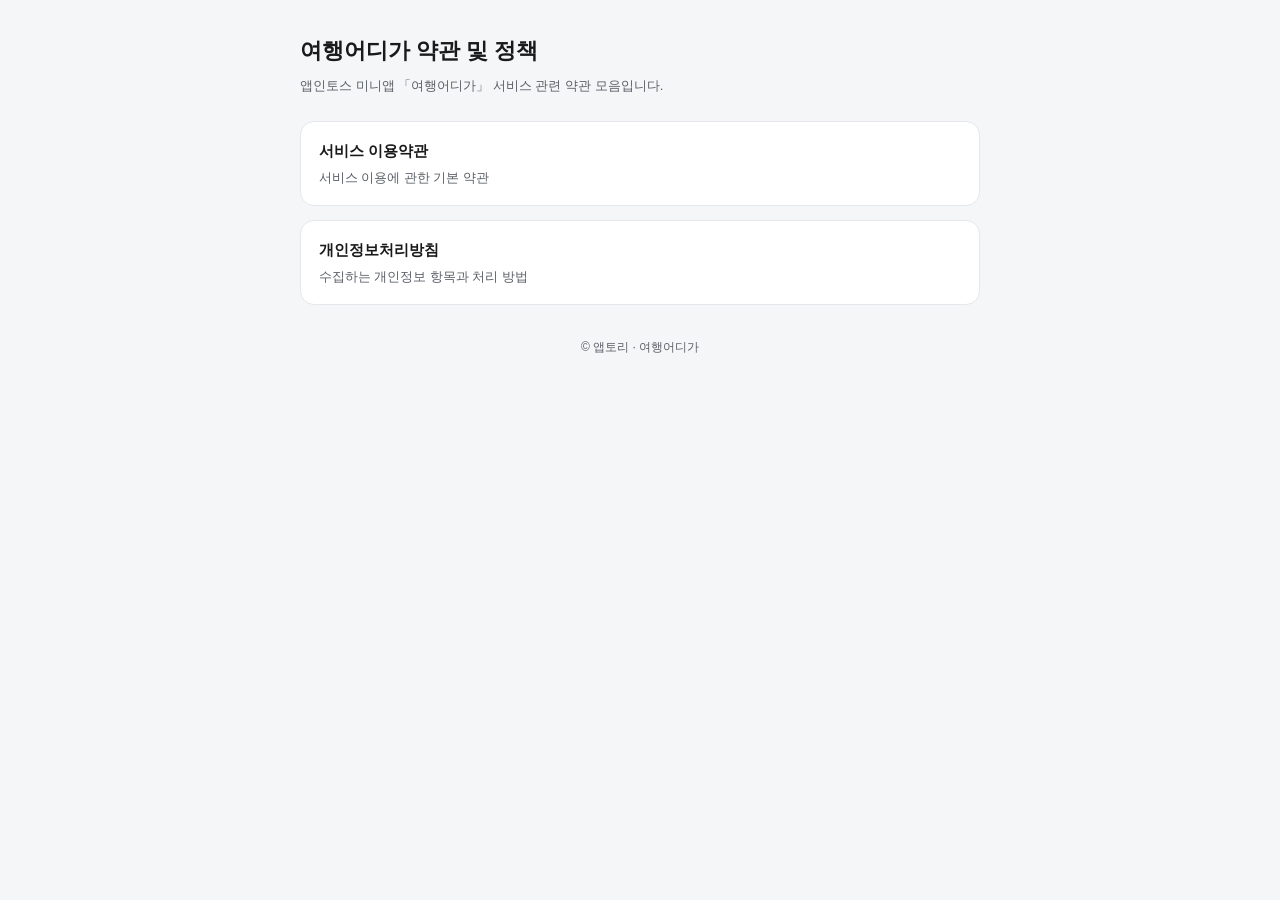
<file: index.html>
<!DOCTYPE html>
<html lang="ko">
<head>
<meta charset="UTF-8">
<meta name="viewport" content="width=device-width, initial-scale=1.0">
<title>여행어디가 - 약관 및 정책</title>
<link rel="stylesheet" href="style.css">
</head>
<body>
<div class="wrap">
  <header class="top">
    <h1>여행어디가 약관 및 정책</h1>
    <div class="meta">앱인토스 미니앱 「여행어디가」 서비스 관련 약관 모음입니다.</div>
  </header>

  <main>
    <ul class="doc-list">
      <li><a href="terms.html">서비스 이용약관<span>서비스 이용에 관한 기본 약관</span></a></li>
      <li><a href="privacy.html">개인정보처리방침<span>수집하는 개인정보 항목과 처리 방법</span></a></li>
    </ul>
  </main>

  <footer class="bottom">© 앱토리 · 여행어디가</footer>
</div>
</body>
</html>
</file>
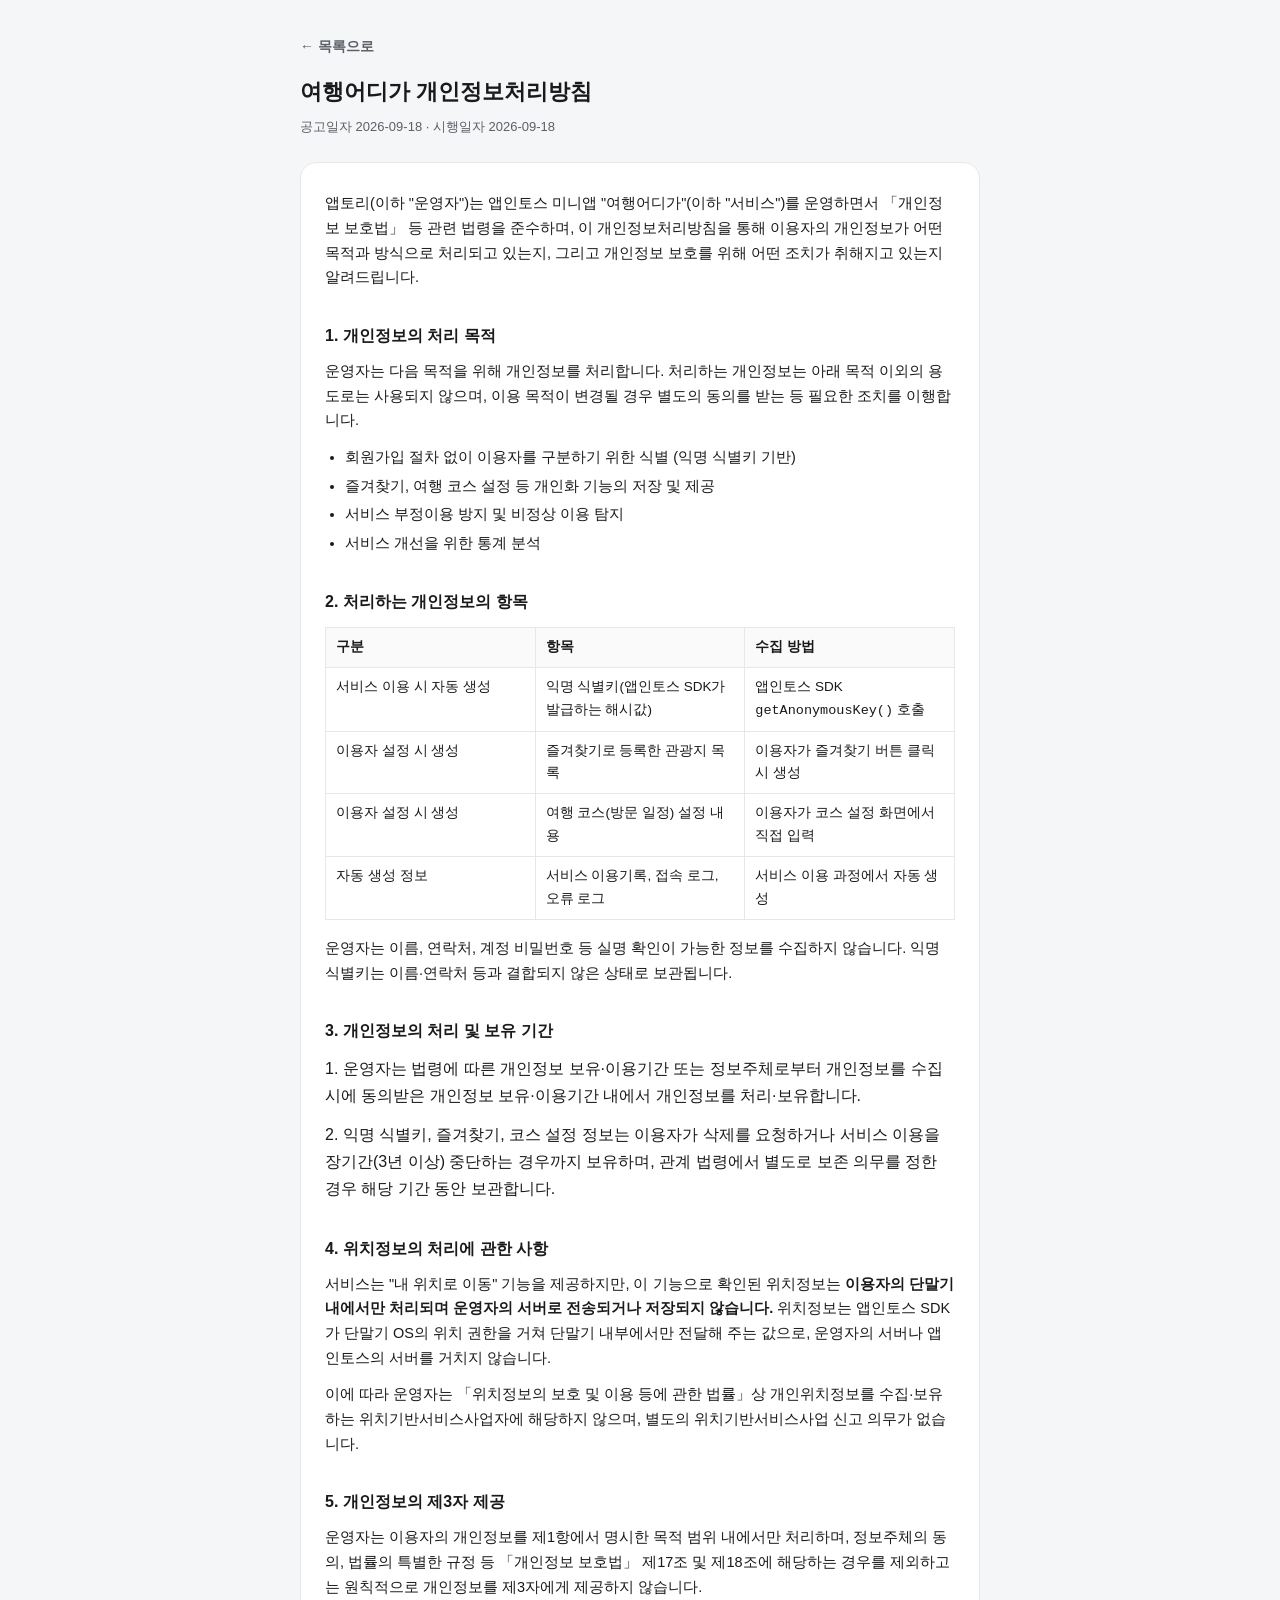
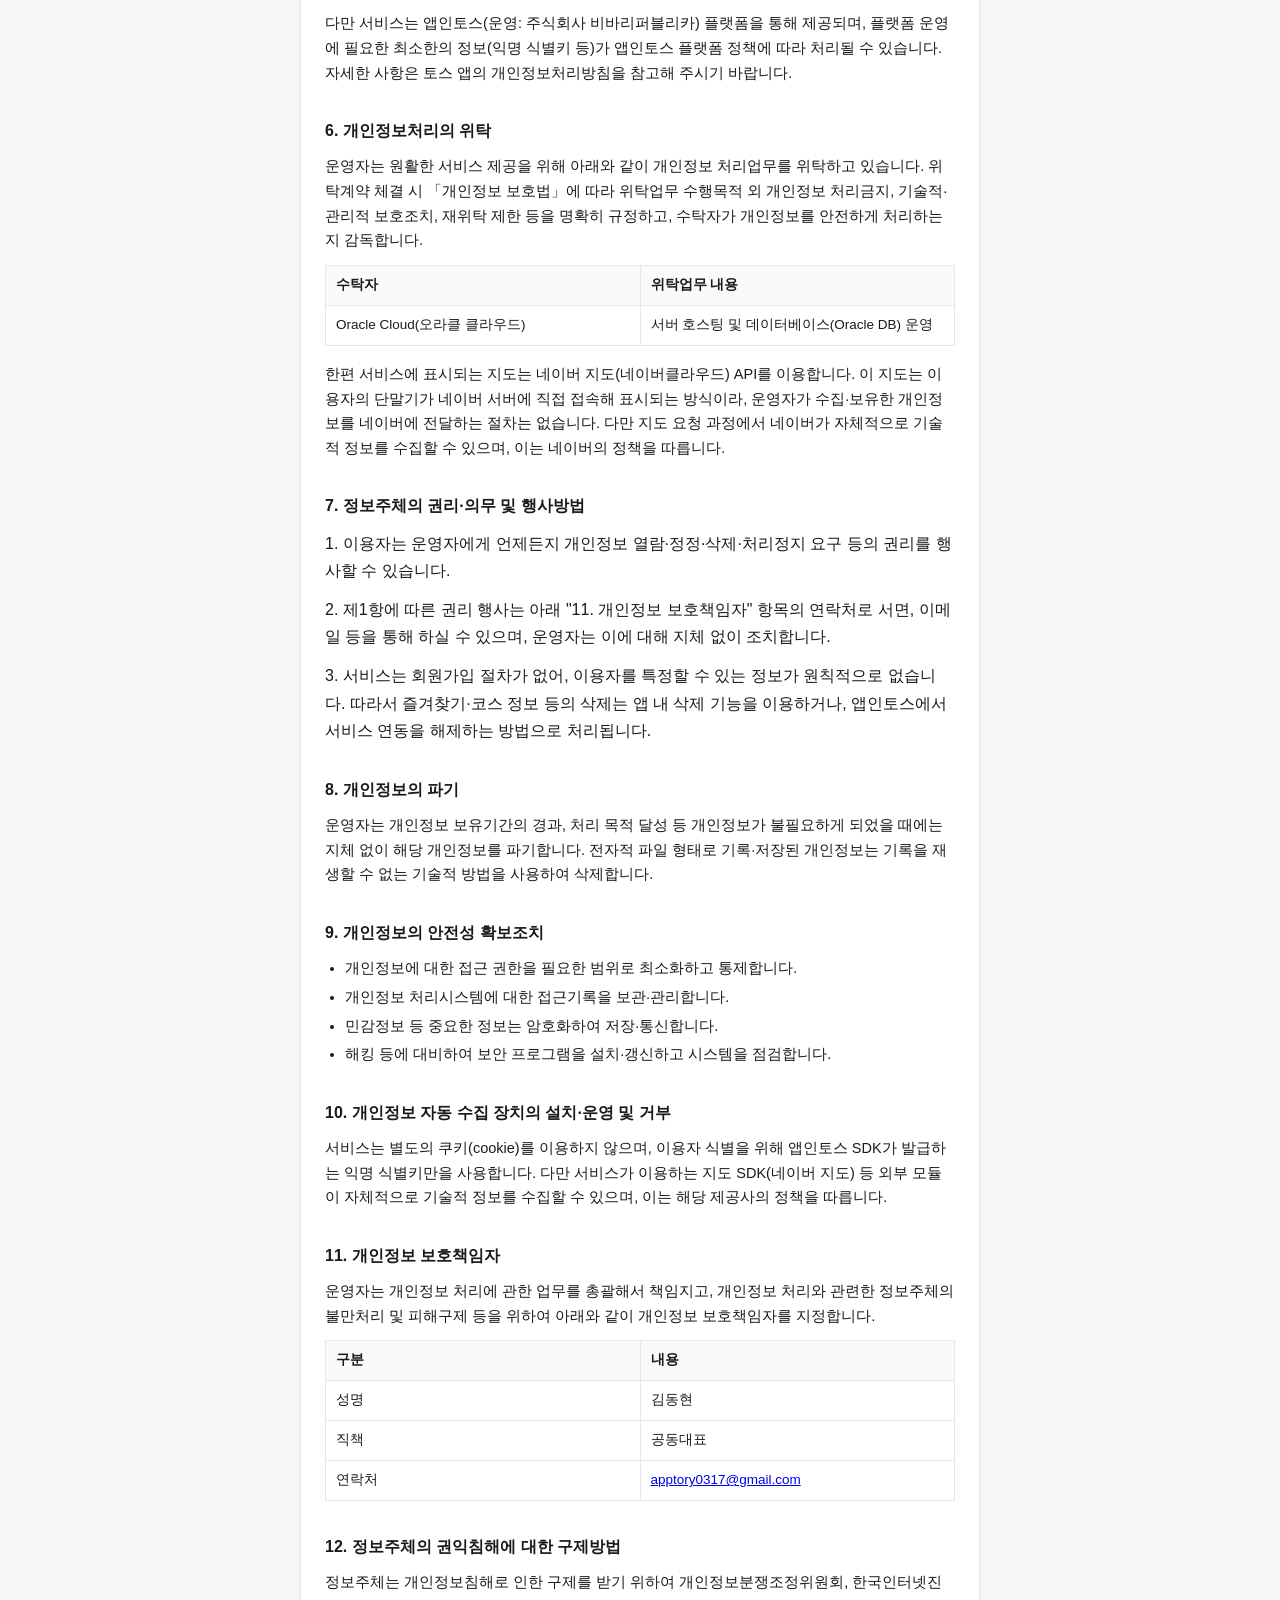
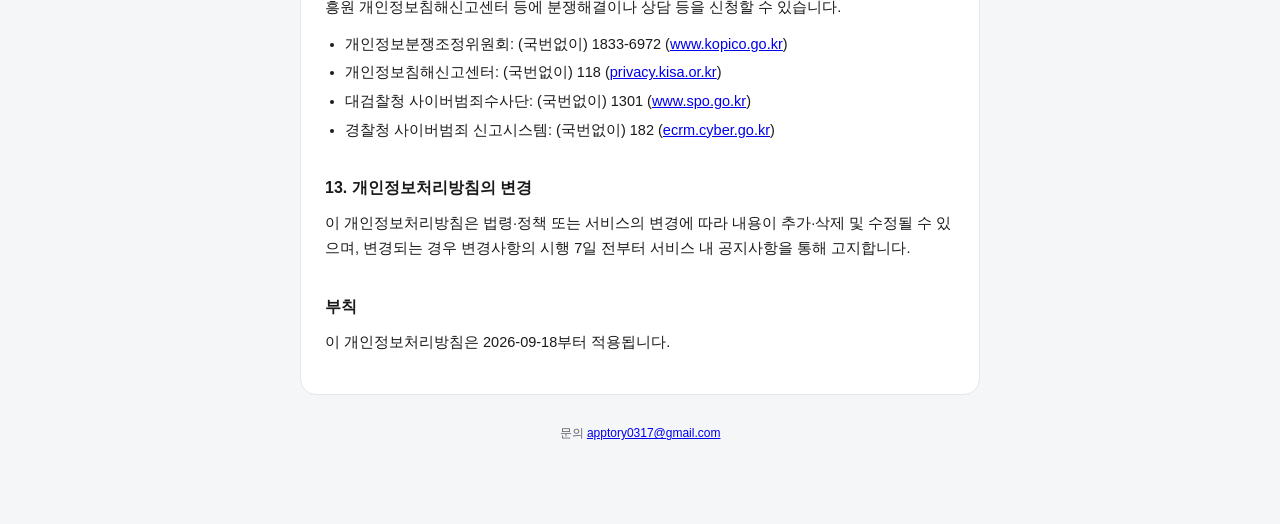
<file: privacy.html>
<!DOCTYPE html>
<html lang="ko">
<head>
<meta charset="UTF-8">
<meta name="viewport" content="width=device-width, initial-scale=1.0">
<title>개인정보처리방침 - 여행어디가</title>
<link rel="stylesheet" href="style.css">
</head>
<body>
<div class="wrap">
  <header class="top">
    <a class="back" href="index.html">← 목록으로</a>
    <h1>여행어디가 개인정보처리방침</h1>
    <div class="meta">공고일자 2026-09-18 · 시행일자 2026-09-18</div>
  </header>

  <main class="card">
    <p>앱토리(이하 "운영자")는 앱인토스 미니앱 "여행어디가"(이하 "서비스")를 운영하면서 「개인정보 보호법」 등 관련 법령을 준수하며, 이 개인정보처리방침을 통해 이용자의 개인정보가 어떤 목적과 방식으로 처리되고 있는지, 그리고 개인정보 보호를 위해 어떤 조치가 취해지고 있는지 알려드립니다.</p>

    <h2>1. 개인정보의 처리 목적</h2>
    <p>운영자는 다음 목적을 위해 개인정보를 처리합니다. 처리하는 개인정보는 아래 목적 이외의 용도로는 사용되지 않으며, 이용 목적이 변경될 경우 별도의 동의를 받는 등 필요한 조치를 이행합니다.</p>
    <ul>
      <li>회원가입 절차 없이 이용자를 구분하기 위한 식별 (익명 식별키 기반)</li>
      <li>즐겨찾기, 여행 코스 설정 등 개인화 기능의 저장 및 제공</li>
      <li>서비스 부정이용 방지 및 비정상 이용 탐지</li>
      <li>서비스 개선을 위한 통계 분석</li>
    </ul>

    <h2>2. 처리하는 개인정보의 항목</h2>
    <table>
      <tr><th>구분</th><th>항목</th><th>수집 방법</th></tr>
      <tr><td>서비스 이용 시 자동 생성</td><td>익명 식별키(앱인토스 SDK가 발급하는 해시값)</td><td>앱인토스 SDK <code>getAnonymousKey()</code> 호출</td></tr>
      <tr><td>이용자 설정 시 생성</td><td>즐겨찾기로 등록한 관광지 목록</td><td>이용자가 즐겨찾기 버튼 클릭 시 생성</td></tr>
      <tr><td>이용자 설정 시 생성</td><td>여행 코스(방문 일정) 설정 내용</td><td>이용자가 코스 설정 화면에서 직접 입력</td></tr>
      <tr><td>자동 생성 정보</td><td>서비스 이용기록, 접속 로그, 오류 로그</td><td>서비스 이용 과정에서 자동 생성</td></tr>
    </table>
    <p>운영자는 이름, 연락처, 계정 비밀번호 등 실명 확인이 가능한 정보를 수집하지 않습니다. 익명 식별키는 이름·연락처 등과 결합되지 않은 상태로 보관됩니다.</p>

    <h2>3. 개인정보의 처리 및 보유 기간</h2>
    <ol class="articles">
      <li>1. 운영자는 법령에 따른 개인정보 보유·이용기간 또는 정보주체로부터 개인정보를 수집 시에 동의받은 개인정보 보유·이용기간 내에서 개인정보를 처리·보유합니다.</li>
      <li>2. 익명 식별키, 즐겨찾기, 코스 설정 정보는 이용자가 삭제를 요청하거나 서비스 이용을 장기간(3년 이상) 중단하는 경우까지 보유하며, 관계 법령에서 별도로 보존 의무를 정한 경우 해당 기간 동안 보관합니다.</li>
    </ol>

    <h2>4. 위치정보의 처리에 관한 사항</h2>
    <p>서비스는 "내 위치로 이동" 기능을 제공하지만, 이 기능으로 확인된 위치정보는 <strong>이용자의 단말기 내에서만 처리되며 운영자의 서버로 전송되거나 저장되지 않습니다.</strong> 위치정보는 앱인토스 SDK가 단말기 OS의 위치 권한을 거쳐 단말기 내부에서만 전달해 주는 값으로, 운영자의 서버나 앱인토스의 서버를 거치지 않습니다.</p>
    <p>이에 따라 운영자는 「위치정보의 보호 및 이용 등에 관한 법률」상 개인위치정보를 수집·보유하는 위치기반서비스사업자에 해당하지 않으며, 별도의 위치기반서비스사업 신고 의무가 없습니다.</p>

    <h2>5. 개인정보의 제3자 제공</h2>
    <p>운영자는 이용자의 개인정보를 제1항에서 명시한 목적 범위 내에서만 처리하며, 정보주체의 동의, 법률의 특별한 규정 등 「개인정보 보호법」 제17조 및 제18조에 해당하는 경우를 제외하고는 원칙적으로 개인정보를 제3자에게 제공하지 않습니다.</p>
    <p>다만 서비스는 앱인토스(운영: 주식회사 비바리퍼블리카) 플랫폼을 통해 제공되며, 플랫폼 운영에 필요한 최소한의 정보(익명 식별키 등)가 앱인토스 플랫폼 정책에 따라 처리될 수 있습니다. 자세한 사항은 토스 앱의 개인정보처리방침을 참고해 주시기 바랍니다.</p>

    <h2>6. 개인정보처리의 위탁</h2>
    <p>운영자는 원활한 서비스 제공을 위해 아래와 같이 개인정보 처리업무를 위탁하고 있습니다. 위탁계약 체결 시 「개인정보 보호법」에 따라 위탁업무 수행목적 외 개인정보 처리금지, 기술적·관리적 보호조치, 재위탁 제한 등을 명확히 규정하고, 수탁자가 개인정보를 안전하게 처리하는지 감독합니다.</p>
    <table>
      <tr><th>수탁자</th><th>위탁업무 내용</th></tr>
      <tr><td>Oracle Cloud(오라클 클라우드)</td><td>서버 호스팅 및 데이터베이스(Oracle DB) 운영</td></tr>
    </table>
    <p>한편 서비스에 표시되는 지도는 네이버 지도(네이버클라우드) API를 이용합니다. 이 지도는 이용자의 단말기가 네이버 서버에 직접 접속해 표시되는 방식이라, 운영자가 수집·보유한 개인정보를 네이버에 전달하는 절차는 없습니다. 다만 지도 요청 과정에서 네이버가 자체적으로 기술적 정보를 수집할 수 있으며, 이는 네이버의 정책을 따릅니다.</p>

    <h2>7. 정보주체의 권리·의무 및 행사방법</h2>
    <ol class="articles">
      <li>1. 이용자는 운영자에게 언제든지 개인정보 열람·정정·삭제·처리정지 요구 등의 권리를 행사할 수 있습니다.</li>
      <li>2. 제1항에 따른 권리 행사는 아래 "11. 개인정보 보호책임자" 항목의 연락처로 서면, 이메일 등을 통해 하실 수 있으며, 운영자는 이에 대해 지체 없이 조치합니다.</li>
      <li>3. 서비스는 회원가입 절차가 없어, 이용자를 특정할 수 있는 정보가 원칙적으로 없습니다. 따라서 즐겨찾기·코스 정보 등의 삭제는 앱 내 삭제 기능을 이용하거나, 앱인토스에서 서비스 연동을 해제하는 방법으로 처리됩니다.</li>
    </ol>

    <h2>8. 개인정보의 파기</h2>
    <p>운영자는 개인정보 보유기간의 경과, 처리 목적 달성 등 개인정보가 불필요하게 되었을 때에는 지체 없이 해당 개인정보를 파기합니다. 전자적 파일 형태로 기록·저장된 개인정보는 기록을 재생할 수 없는 기술적 방법을 사용하여 삭제합니다.</p>

    <h2>9. 개인정보의 안전성 확보조치</h2>
    <ul>
      <li>개인정보에 대한 접근 권한을 필요한 범위로 최소화하고 통제합니다.</li>
      <li>개인정보 처리시스템에 대한 접근기록을 보관·관리합니다.</li>
      <li>민감정보 등 중요한 정보는 암호화하여 저장·통신합니다.</li>
      <li>해킹 등에 대비하여 보안 프로그램을 설치·갱신하고 시스템을 점검합니다.</li>
    </ul>

    <h2>10. 개인정보 자동 수집 장치의 설치·운영 및 거부</h2>
    <p>서비스는 별도의 쿠키(cookie)를 이용하지 않으며, 이용자 식별을 위해 앱인토스 SDK가 발급하는 익명 식별키만을 사용합니다. 다만 서비스가 이용하는 지도 SDK(네이버 지도) 등 외부 모듈이 자체적으로 기술적 정보를 수집할 수 있으며, 이는 해당 제공사의 정책을 따릅니다.</p>

    <h2>11. 개인정보 보호책임자</h2>
    <p>운영자는 개인정보 처리에 관한 업무를 총괄해서 책임지고, 개인정보 처리와 관련한 정보주체의 불만처리 및 피해구제 등을 위하여 아래와 같이 개인정보 보호책임자를 지정합니다.</p>
    <table>
      <tr><th>구분</th><th>내용</th></tr>
      <tr><td>성명</td><td>김동현</td></tr>
      <tr><td>직책</td><td>공동대표</td></tr>
      <tr><td>연락처</td><td><a href="mailto:apptory0317@gmail.com">apptory0317@gmail.com</a></td></tr>
    </table>

    <h2>12. 정보주체의 권익침해에 대한 구제방법</h2>
    <p>정보주체는 개인정보침해로 인한 구제를 받기 위하여 개인정보분쟁조정위원회, 한국인터넷진흥원 개인정보침해신고센터 등에 분쟁해결이나 상담 등을 신청할 수 있습니다.</p>
    <ul>
      <li>개인정보분쟁조정위원회: (국번없이) 1833-6972 (<a href="https://www.kopico.go.kr" target="_blank" rel="noopener">www.kopico.go.kr</a>)</li>
      <li>개인정보침해신고센터: (국번없이) 118 (<a href="https://privacy.kisa.or.kr" target="_blank" rel="noopener">privacy.kisa.or.kr</a>)</li>
      <li>대검찰청 사이버범죄수사단: (국번없이) 1301 (<a href="https://www.spo.go.kr" target="_blank" rel="noopener">www.spo.go.kr</a>)</li>
      <li>경찰청 사이버범죄 신고시스템: (국번없이) 182 (<a href="https://ecrm.cyber.go.kr" target="_blank" rel="noopener">ecrm.cyber.go.kr</a>)</li>
    </ul>

    <h2>13. 개인정보처리방침의 변경</h2>
    <p>이 개인정보처리방침은 법령·정책 또는 서비스의 변경에 따라 내용이 추가·삭제 및 수정될 수 있으며, 변경되는 경우 변경사항의 시행 7일 전부터 서비스 내 공지사항을 통해 고지합니다.</p>

    <h2>부칙</h2>
    <p>이 개인정보처리방침은 2026-09-18부터 적용됩니다.</p>
  </main>

  <footer class="bottom">문의 <a href="mailto:apptory0317@gmail.com">apptory0317@gmail.com</a></footer>
</div>
</body>
</html>
</file>
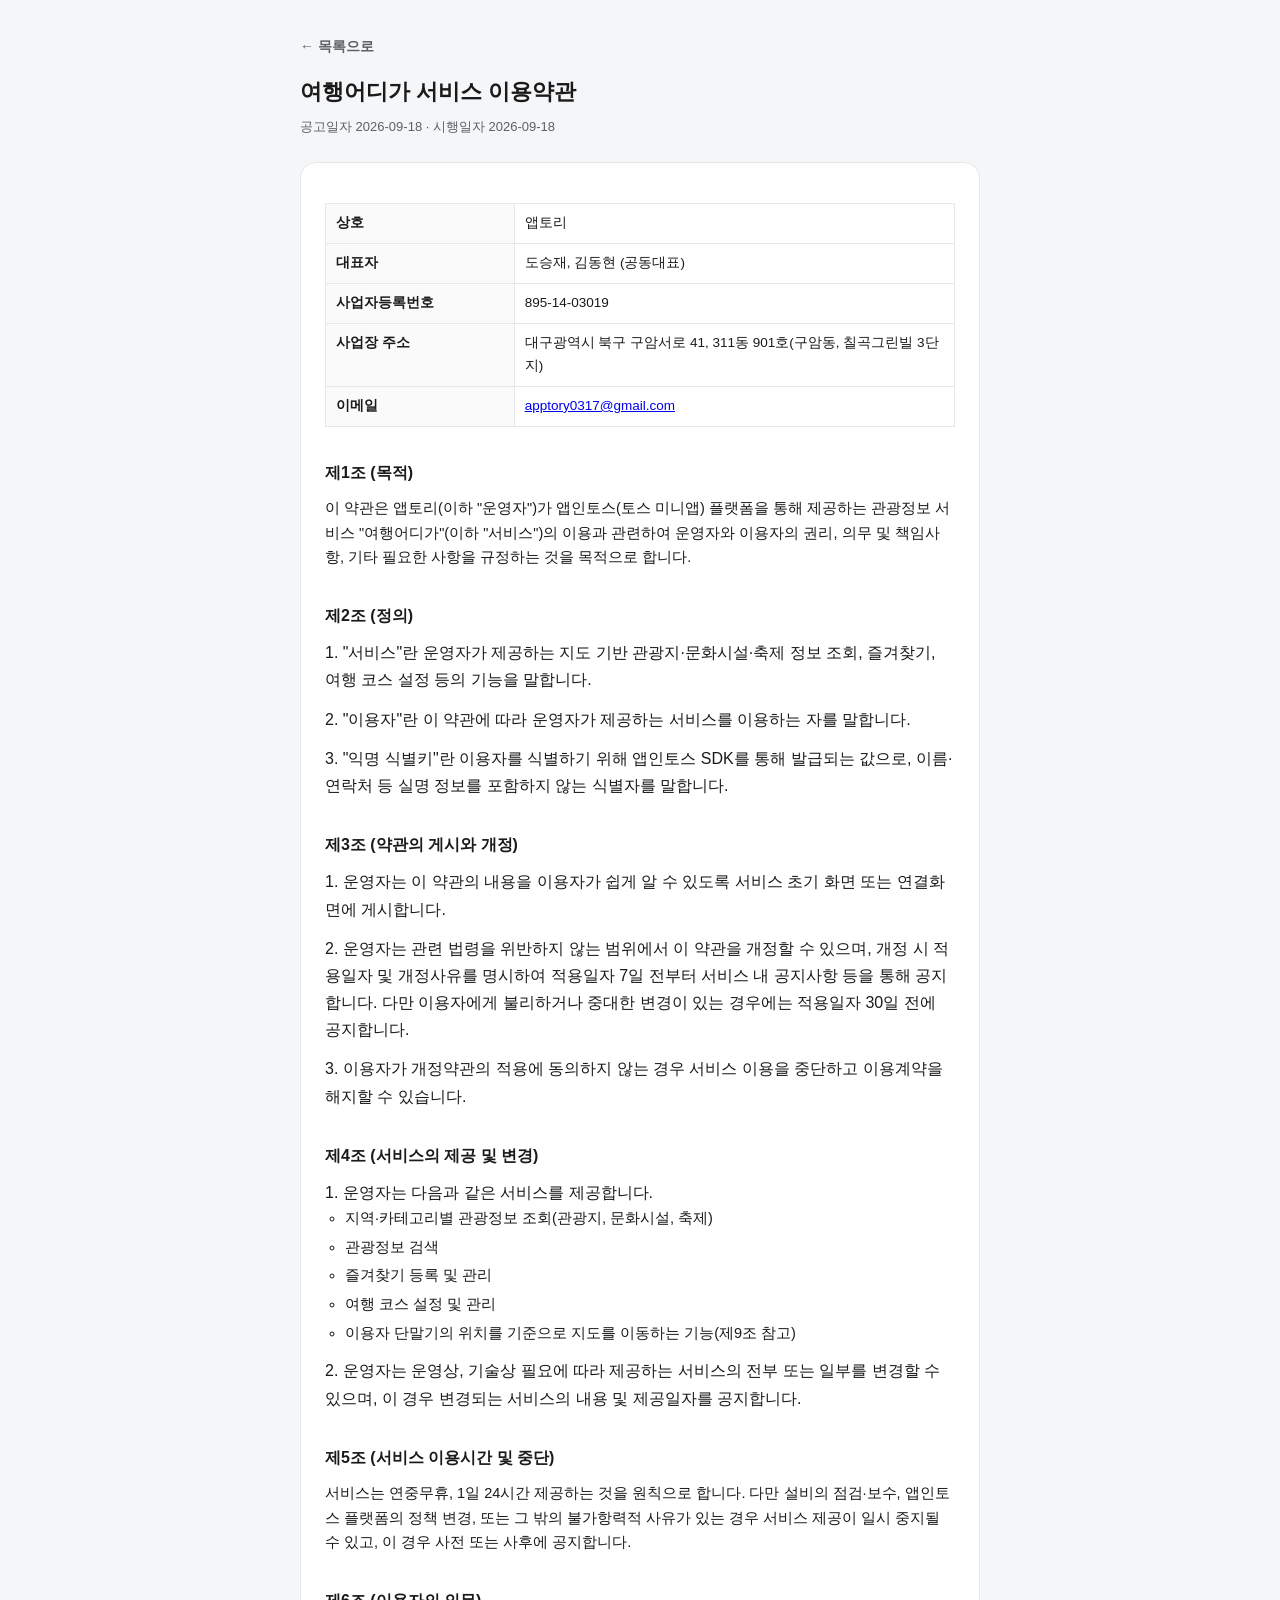
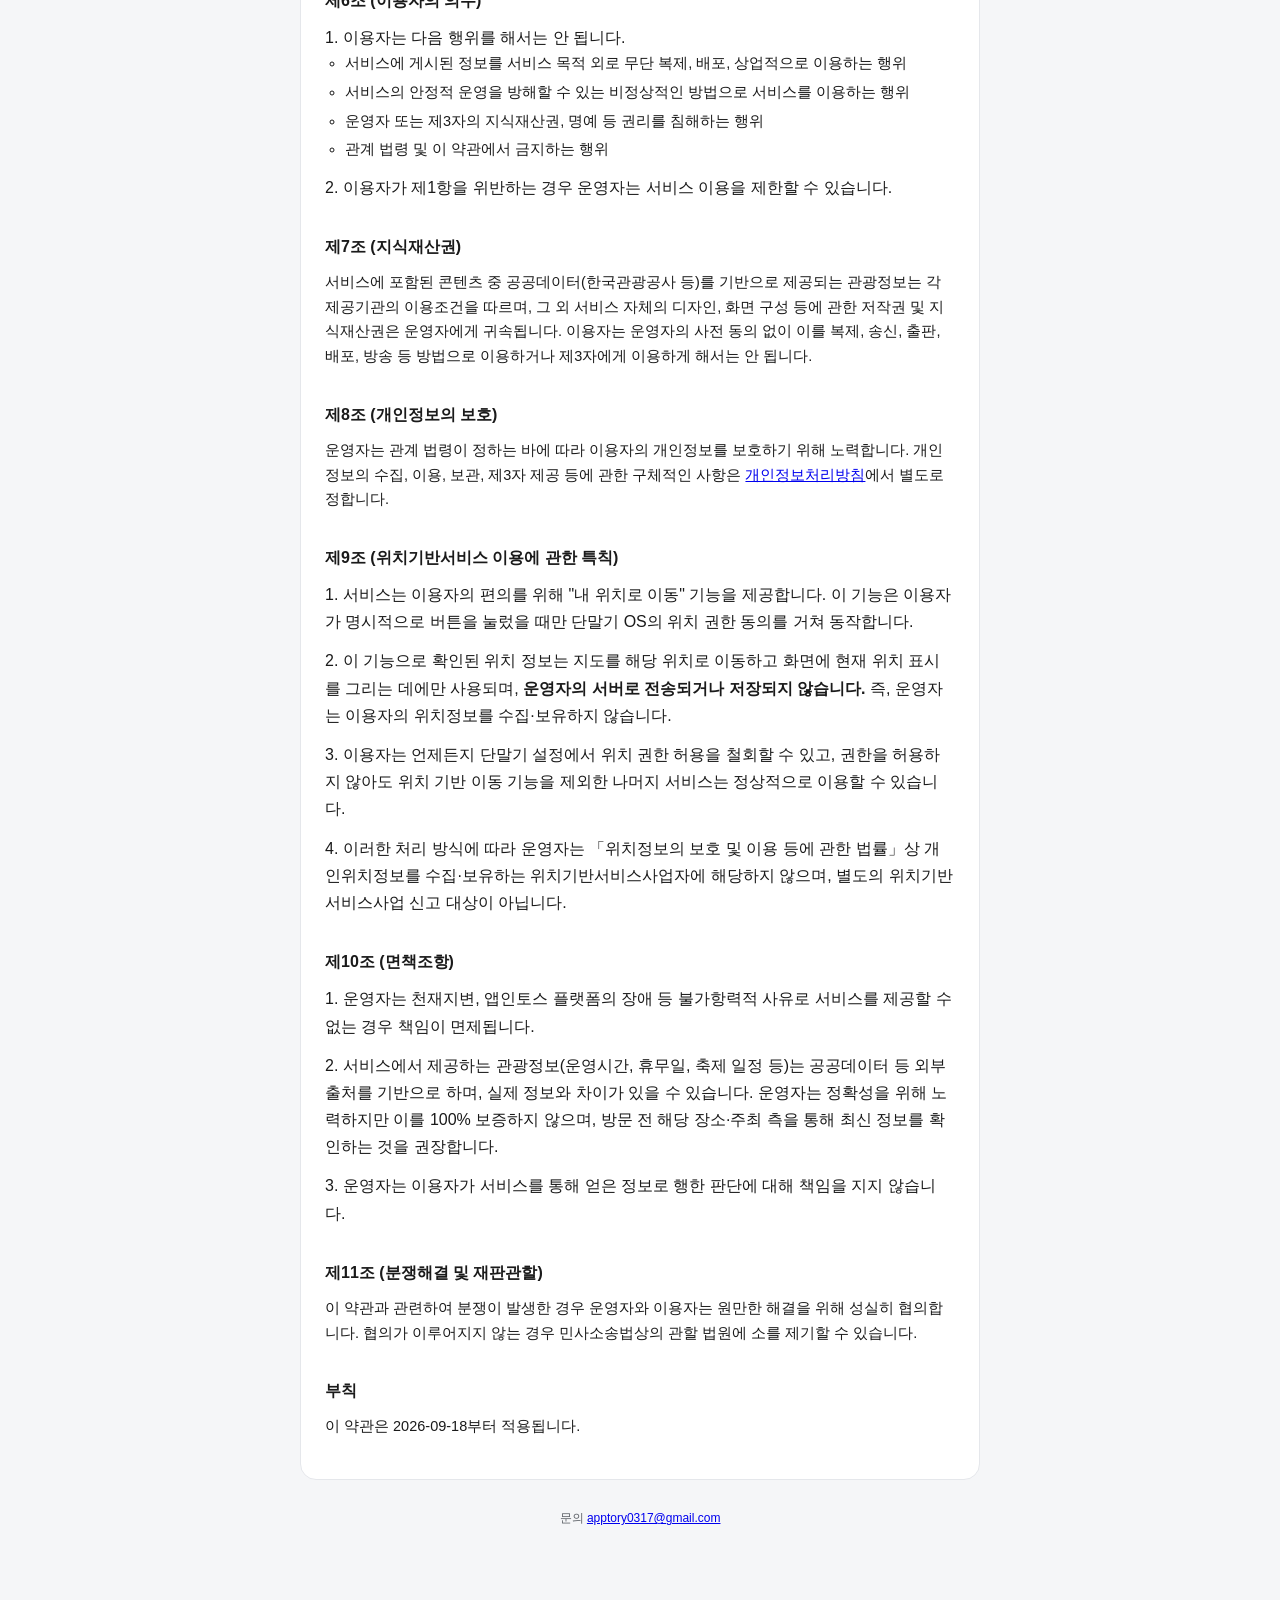
<file: terms.html>
<!DOCTYPE html>
<html lang="ko">
<head>
<meta charset="UTF-8">
<meta name="viewport" content="width=device-width, initial-scale=1.0">
<title>서비스 이용약관 - 여행어디가</title>
<link rel="stylesheet" href="style.css">
</head>
<body>
<div class="wrap">
  <header class="top">
    <a class="back" href="index.html">← 목록으로</a>
    <h1>여행어디가 서비스 이용약관</h1>
    <div class="meta">공고일자 2026-09-18 · 시행일자 2026-09-18</div>
  </header>

  <main class="card">
    <table>
      <tr><th>상호</th><td>앱토리</td></tr>
      <tr><th>대표자</th><td>도승재, 김동현 (공동대표)</td></tr>
      <tr><th>사업자등록번호</th><td>895-14-03019</td></tr>
      <tr><th>사업장 주소</th><td>대구광역시 북구 구암서로 41, 311동 901호(구암동, 칠곡그린빌 3단지)</td></tr>
      <tr><th>이메일</th><td><a href="mailto:apptory0317@gmail.com">apptory0317@gmail.com</a></td></tr>
    </table>

    <h2>제1조 (목적)</h2>
    <p>이 약관은 앱토리(이하 "운영자")가 앱인토스(토스 미니앱) 플랫폼을 통해 제공하는 관광정보 서비스 "여행어디가"(이하 "서비스")의 이용과 관련하여 운영자와 이용자의 권리, 의무 및 책임사항, 기타 필요한 사항을 규정하는 것을 목적으로 합니다.</p>

    <h2>제2조 (정의)</h2>
    <ol class="articles">
      <li>1. "서비스"란 운영자가 제공하는 지도 기반 관광지·문화시설·축제 정보 조회, 즐겨찾기, 여행 코스 설정 등의 기능을 말합니다.</li>
      <li>2. "이용자"란 이 약관에 따라 운영자가 제공하는 서비스를 이용하는 자를 말합니다.</li>
      <li>3. "익명 식별키"란 이용자를 식별하기 위해 앱인토스 SDK를 통해 발급되는 값으로, 이름·연락처 등 실명 정보를 포함하지 않는 식별자를 말합니다.</li>
    </ol>

    <h2>제3조 (약관의 게시와 개정)</h2>
    <ol class="articles">
      <li>1. 운영자는 이 약관의 내용을 이용자가 쉽게 알 수 있도록 서비스 초기 화면 또는 연결화면에 게시합니다.</li>
      <li>2. 운영자는 관련 법령을 위반하지 않는 범위에서 이 약관을 개정할 수 있으며, 개정 시 적용일자 및 개정사유를 명시하여 적용일자 7일 전부터 서비스 내 공지사항 등을 통해 공지합니다. 다만 이용자에게 불리하거나 중대한 변경이 있는 경우에는 적용일자 30일 전에 공지합니다.</li>
      <li>3. 이용자가 개정약관의 적용에 동의하지 않는 경우 서비스 이용을 중단하고 이용계약을 해지할 수 있습니다.</li>
    </ol>

    <h2>제4조 (서비스의 제공 및 변경)</h2>
    <ol class="articles">
      <li>1. 운영자는 다음과 같은 서비스를 제공합니다.
        <ul>
          <li>지역·카테고리별 관광정보 조회(관광지, 문화시설, 축제)</li>
          <li>관광정보 검색</li>
          <li>즐겨찾기 등록 및 관리</li>
          <li>여행 코스 설정 및 관리</li>
          <li>이용자 단말기의 위치를 기준으로 지도를 이동하는 기능(제9조 참고)</li>
        </ul>
      </li>
      <li>2. 운영자는 운영상, 기술상 필요에 따라 제공하는 서비스의 전부 또는 일부를 변경할 수 있으며, 이 경우 변경되는 서비스의 내용 및 제공일자를 공지합니다.</li>
    </ol>

    <h2>제5조 (서비스 이용시간 및 중단)</h2>
    <p>서비스는 연중무휴, 1일 24시간 제공하는 것을 원칙으로 합니다. 다만 설비의 점검·보수, 앱인토스 플랫폼의 정책 변경, 또는 그 밖의 불가항력적 사유가 있는 경우 서비스 제공이 일시 중지될 수 있고, 이 경우 사전 또는 사후에 공지합니다.</p>

    <h2>제6조 (이용자의 의무)</h2>
    <ol class="articles">
      <li>1. 이용자는 다음 행위를 해서는 안 됩니다.
        <ul>
          <li>서비스에 게시된 정보를 서비스 목적 외로 무단 복제, 배포, 상업적으로 이용하는 행위</li>
          <li>서비스의 안정적 운영을 방해할 수 있는 비정상적인 방법으로 서비스를 이용하는 행위</li>
          <li>운영자 또는 제3자의 지식재산권, 명예 등 권리를 침해하는 행위</li>
          <li>관계 법령 및 이 약관에서 금지하는 행위</li>
        </ul>
      </li>
      <li>2. 이용자가 제1항을 위반하는 경우 운영자는 서비스 이용을 제한할 수 있습니다.</li>
    </ol>

    <h2>제7조 (지식재산권)</h2>
    <p>서비스에 포함된 콘텐츠 중 공공데이터(한국관광공사 등)를 기반으로 제공되는 관광정보는 각 제공기관의 이용조건을 따르며, 그 외 서비스 자체의 디자인, 화면 구성 등에 관한 저작권 및 지식재산권은 운영자에게 귀속됩니다. 이용자는 운영자의 사전 동의 없이 이를 복제, 송신, 출판, 배포, 방송 등 방법으로 이용하거나 제3자에게 이용하게 해서는 안 됩니다.</p>

    <h2>제8조 (개인정보의 보호)</h2>
    <p>운영자는 관계 법령이 정하는 바에 따라 이용자의 개인정보를 보호하기 위해 노력합니다. 개인정보의 수집, 이용, 보관, 제3자 제공 등에 관한 구체적인 사항은 <a href="privacy.html">개인정보처리방침</a>에서 별도로 정합니다.</p>

    <h2>제9조 (위치기반서비스 이용에 관한 특칙)</h2>
    <ol class="articles">
      <li>1. 서비스는 이용자의 편의를 위해 "내 위치로 이동" 기능을 제공합니다. 이 기능은 이용자가 명시적으로 버튼을 눌렀을 때만 단말기 OS의 위치 권한 동의를 거쳐 동작합니다.</li>
      <li>2. 이 기능으로 확인된 위치 정보는 지도를 해당 위치로 이동하고 화면에 현재 위치 표시를 그리는 데에만 사용되며, <strong>운영자의 서버로 전송되거나 저장되지 않습니다.</strong> 즉, 운영자는 이용자의 위치정보를 수집·보유하지 않습니다.</li>
      <li>3. 이용자는 언제든지 단말기 설정에서 위치 권한 허용을 철회할 수 있고, 권한을 허용하지 않아도 위치 기반 이동 기능을 제외한 나머지 서비스는 정상적으로 이용할 수 있습니다.</li>
      <li>4. 이러한 처리 방식에 따라 운영자는 「위치정보의 보호 및 이용 등에 관한 법률」상 개인위치정보를 수집·보유하는 위치기반서비스사업자에 해당하지 않으며, 별도의 위치기반서비스사업 신고 대상이 아닙니다.</li>
    </ol>

    <h2>제10조 (면책조항)</h2>
    <ol class="articles">
      <li>1. 운영자는 천재지변, 앱인토스 플랫폼의 장애 등 불가항력적 사유로 서비스를 제공할 수 없는 경우 책임이 면제됩니다.</li>
      <li>2. 서비스에서 제공하는 관광정보(운영시간, 휴무일, 축제 일정 등)는 공공데이터 등 외부 출처를 기반으로 하며, 실제 정보와 차이가 있을 수 있습니다. 운영자는 정확성을 위해 노력하지만 이를 100% 보증하지 않으며, 방문 전 해당 장소·주최 측을 통해 최신 정보를 확인하는 것을 권장합니다.</li>
      <li>3. 운영자는 이용자가 서비스를 통해 얻은 정보로 행한 판단에 대해 책임을 지지 않습니다.</li>
    </ol>

    <h2>제11조 (분쟁해결 및 재판관할)</h2>
    <p>이 약관과 관련하여 분쟁이 발생한 경우 운영자와 이용자는 원만한 해결을 위해 성실히 협의합니다. 협의가 이루어지지 않는 경우 민사소송법상의 관할 법원에 소를 제기할 수 있습니다.</p>

    <h2>부칙</h2>
    <p>이 약관은 2026-09-18부터 적용됩니다.</p>
  </main>

  <footer class="bottom">문의 <a href="mailto:apptory0317@gmail.com">apptory0317@gmail.com</a></footer>
</div>
</body>
</html>
</file>
<file: style.css>
:root {
  --bg: #f5f6f8;
  --card: #ffffff;
  --text: #1a1a1a;
  --text-weak: #5b5f66;
  --border: #e5e7eb;
  --accent: #3d7fe0;
  --fill-bg: #fff3cd;
  --fill-text: #8a6100;
}

* {
  box-sizing: border-box;
}

body {
  margin: 0;
  background: var(--bg);
  color: var(--text);
  font-family: -apple-system, BlinkMacSystemFont, "Segoe UI", "Apple SD Gothic Neo", "Malgun Gothic", sans-serif;
  line-height: 1.7;
}

.wrap {
  max-width: 720px;
  margin: 0 auto;
  padding: 32px 20px 80px;
}

header.top {
  margin-bottom: 24px;
}

header.top .back {
  display: inline-block;
  margin-bottom: 14px;
  font-size: 14px;
  font-weight: 600;
  color: var(--text-weak);
  text-decoration: none;
}

header.top h1 {
  font-size: 22px;
  font-weight: 800;
  margin: 0 0 6px;
}

header.top .meta {
  font-size: 13px;
  color: var(--text-weak);
}

main.card {
  background: var(--card);
  border: 1px solid var(--border);
  border-radius: 16px;
  padding: 28px 24px;
}

h2 {
  font-size: 16px;
  font-weight: 700;
  margin: 32px 0 10px;
}

h2:first-child {
  margin-top: 0;
}

p {
  font-size: 14.5px;
  margin: 0 0 12px;
}

ol.articles {
  padding-left: 0;
  list-style: none;
  margin: 0;
}

ol.articles > li {
  margin: 0 0 12px;
}

ul {
  font-size: 14.5px;
  padding-left: 20px;
  margin: 0 0 12px;
}

li {
  margin-bottom: 4px;
}

table {
  width: 100%;
  table-layout: fixed;
  border-collapse: collapse;
  font-size: 13.5px;
  margin: 12px 0 16px;
}

th, td {
  border: 1px solid var(--border);
  padding: 8px 10px;
  text-align: left;
  vertical-align: top;
  overflow-wrap: anywhere;
}

th {
  background: #fafafa;
  font-weight: 700;
  width: 30%;
}

.fill {
  background: var(--fill-bg);
  color: var(--fill-text);
  padding: 1px 5px;
  border-radius: 5px;
  font-weight: 700;
  font-size: 0.95em;
}

.notice {
  background: #eef4ff;
  border: 1px solid #d3e2fb;
  border-radius: 10px;
  padding: 12px 14px;
  font-size: 13.5px;
  color: #24446e;
  margin-bottom: 20px;
}

.doc-list {
  list-style: none;
  padding: 0;
  margin: 0;
  display: flex;
  flex-direction: column;
  gap: 10px;
}

.doc-list a {
  display: block;
  padding: 16px 18px;
  background: var(--card);
  border: 1px solid var(--border);
  border-radius: 14px;
  color: var(--text);
  text-decoration: none;
  font-weight: 700;
  font-size: 15px;
}

.doc-list a span {
  display: block;
  margin-top: 4px;
  font-size: 12.5px;
  font-weight: 500;
  color: var(--text-weak);
}

footer.bottom {
  margin-top: 28px;
  font-size: 12px;
  color: var(--text-weak);
  text-align: center;
}
</file>
